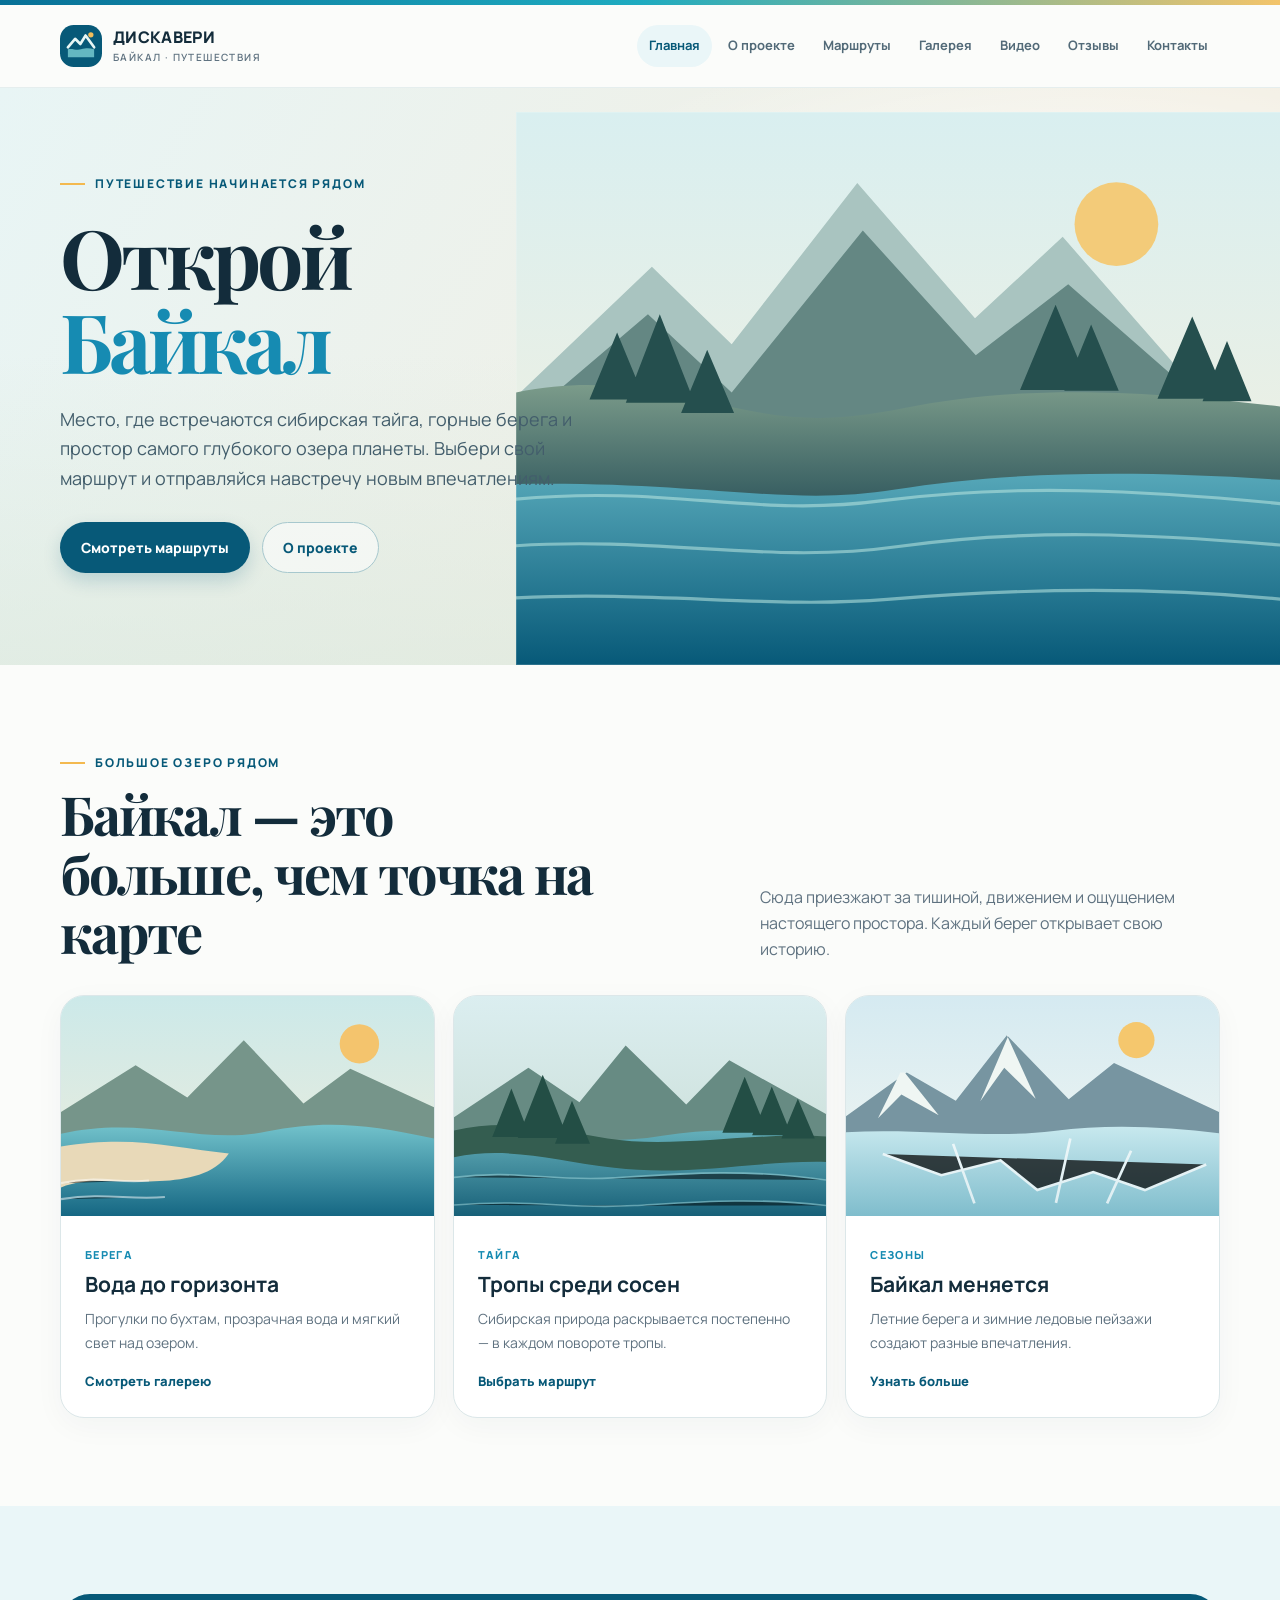
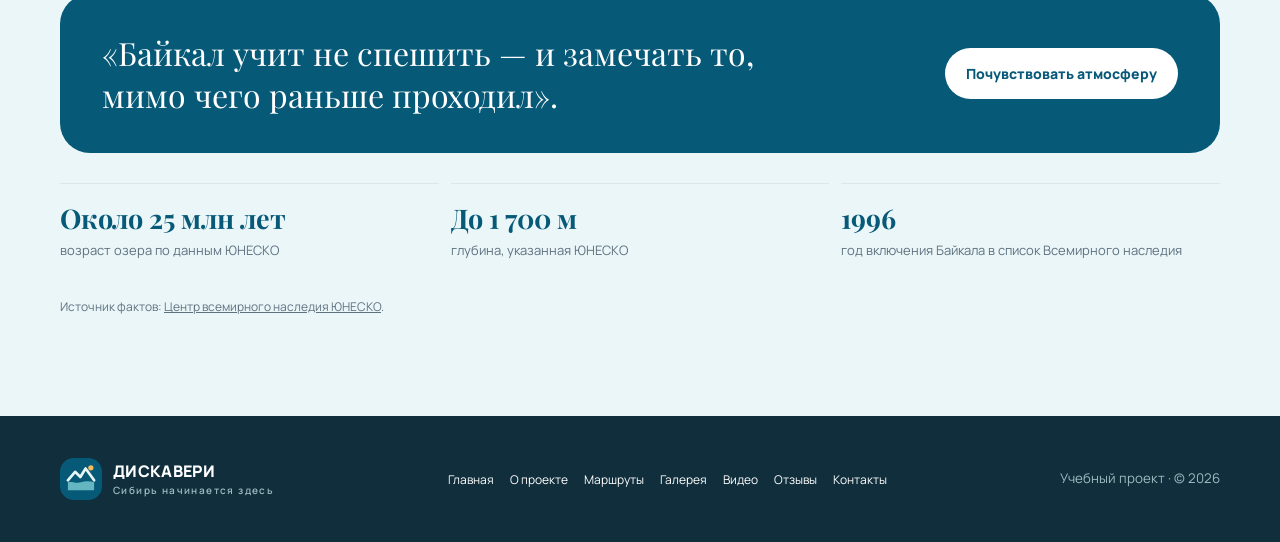
<file: index.html>
<!doctype html><html lang="ru"><head><meta charset="utf-8"><meta name="viewport" content="width=device-width,initial-scale=1"><meta name="theme-color" content="#fbfcfa"><meta name="description" content="Дискавери Байкал — учебный сайт о природе, маршрутах и путешествии к Байкалу."><title>Дискавери Байкал — путешествие к большому озеру</title><link rel="icon" href="assets/logo.svg" type="image/svg+xml"><link rel="stylesheet" href="assets/site.css"></head><body><div class="topline"></div><header><div class="shell head"><a class="brand" href="index.html"><img class="brand-mark" src="assets/logo.svg" alt=""><span>ДИСКАВЕРИ<small>БАЙКАЛ · ПУТЕШЕСТВИЯ</small></span></a><button class="menu-button" aria-expanded="false" aria-controls="main-nav">Меню</button><nav class="nav" id="main-nav" aria-label="Главная навигация"><a href="index.html" class="active" aria-current="page">Главная</a><a href="about.html">О проекте</a><a href="routes.html">Маршруты</a><a href="gallery.html">Галерея</a><a href="video.html">Видео</a><a href="reviews.html">Отзывы</a><a href="contacts.html">Контакты</a></nav></div></header><main>
<section class="hero"><div class="shell"><div class="hero-inner"><div class="eyebrow">Путешествие начинается рядом</div><h1>Открой<br><span>Байкал</span></h1><p>Место, где встречаются сибирская тайга, горные берега и простор самого глубокого озера планеты. Выбери свой маршрут и отправляйся навстречу новым впечатлениям.</p><div class="actions"><a class="button primary" href="routes.html">Смотреть маршруты</a><a class="button ghost" href="about.html">О проекте</a></div></div></div><div class="hero-art"><img src="assets/baikal-hero.svg" alt="Иллюстрация Байкала: горы, хвойные берега и синяя вода"></div></section>
<section class="section"><div class="shell"><div class="section-head"><div><div class="eyebrow">Большое озеро рядом</div><h2>Байкал — это<br>больше, чем точка на карте</h2></div><p>Сюда приезжают за тишиной, движением и ощущением настоящего простора. Каждый берег открывает свою историю.</p></div><div class="cards"><article class="card"><div class="card-art"><img src="assets/shore.svg" alt="Летний берег Байкала"></div><div class="card-body"><span class="tag">Берега</span><h3>Вода до горизонта</h3><p>Прогулки по бухтам, прозрачная вода и мягкий свет над озером.</p><a class="text-link" href="gallery.html">Смотреть галерею</a></div></article><article class="card"><div class="card-art"><img src="assets/forest.svg" alt="Тайга у Байкала"></div><div class="card-body"><span class="tag">Тайга</span><h3>Тропы среди сосен</h3><p>Сибирская природа раскрывается постепенно — в каждом повороте тропы.</p><a class="text-link" href="routes.html">Выбрать маршрут</a></div></article><article class="card"><div class="card-art"><img src="assets/ice.svg" alt="Зимний лед Байкала"></div><div class="card-body"><span class="tag">Сезоны</span><h3>Байкал меняется</h3><p>Летние берега и зимние ледовые пейзажи создают разные впечатления.</p><a class="text-link" href="about.html">Узнать больше</a></div></article></div></div></section>
<section class="section soft"><div class="shell"><div class="quote"><p>«Байкал учит не спешить — и замечать то, мимо чего раньше проходил».</p><a class="button" href="video.html">Почувствовать атмосферу</a></div><div class="stats"><div class="stat"><strong>Около 25 млн лет</strong><span>возраст озера по данным ЮНЕСКО</span></div><div class="stat"><strong>До 1 700 м</strong><span>глубина, указанная ЮНЕСКО</span></div><div class="stat"><strong>1996</strong><span>год включения Байкала в список Всемирного наследия</span></div></div><p class="credits" style="margin-top:18px">Источник фактов: <a href="https://whc.unesco.org/en/list/754/" target="_blank" rel="noopener">Центр всемирного наследия ЮНЕСКО</a>.</p></div></section>
</main><footer><div class="shell foot"><a class="brand" href="index.html"><img class="brand-mark" src="assets/logo.svg" alt=""><span>ДИСКАВЕРИ<small>Сибирь начинается здесь</small></span></a><div class="foot-nav"><a href="index.html">Главная</a><a href="about.html">О проекте</a><a href="routes.html">Маршруты</a><a href="gallery.html">Галерея</a><a href="video.html">Видео</a><a href="reviews.html">Отзывы</a><a href="contacts.html">Контакты</a></div><small>Учебный проект · © 2026</small></div></footer><script src="assets/site.js" defer></script></body></html>
</file>
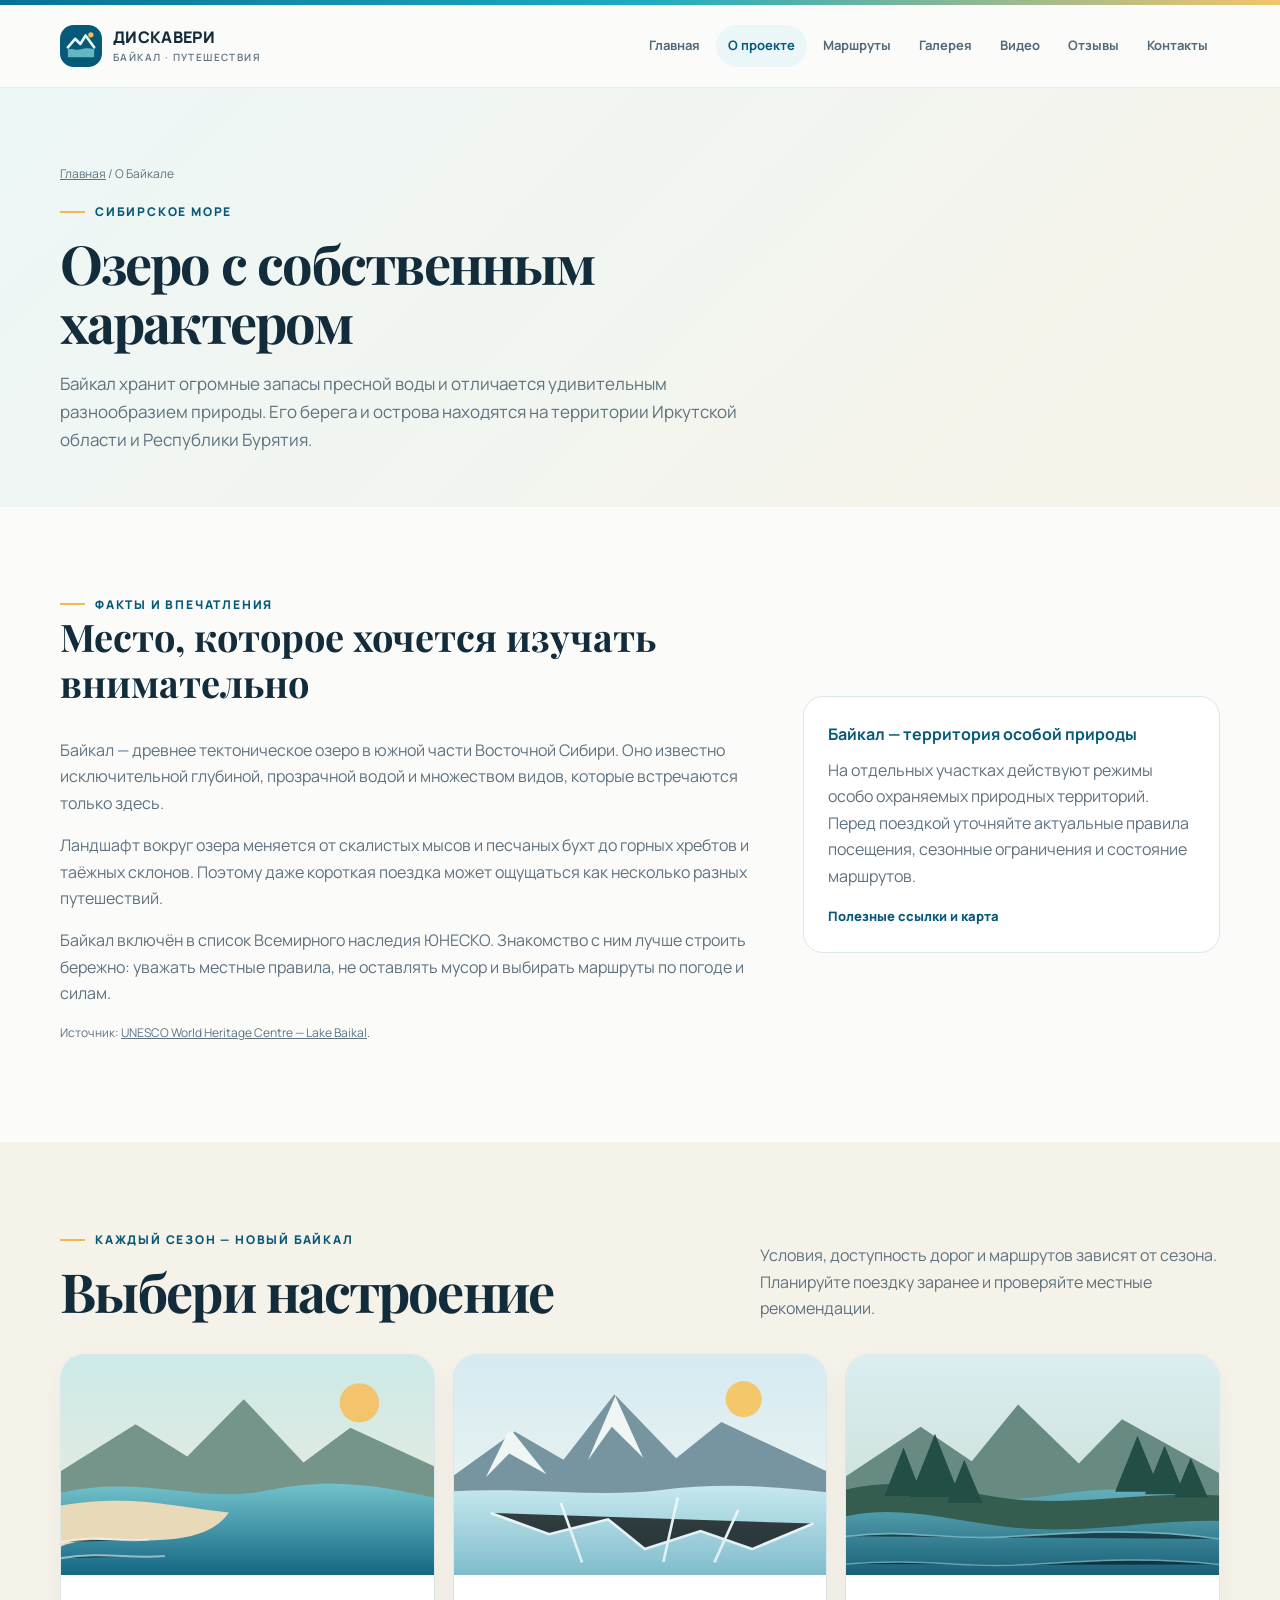
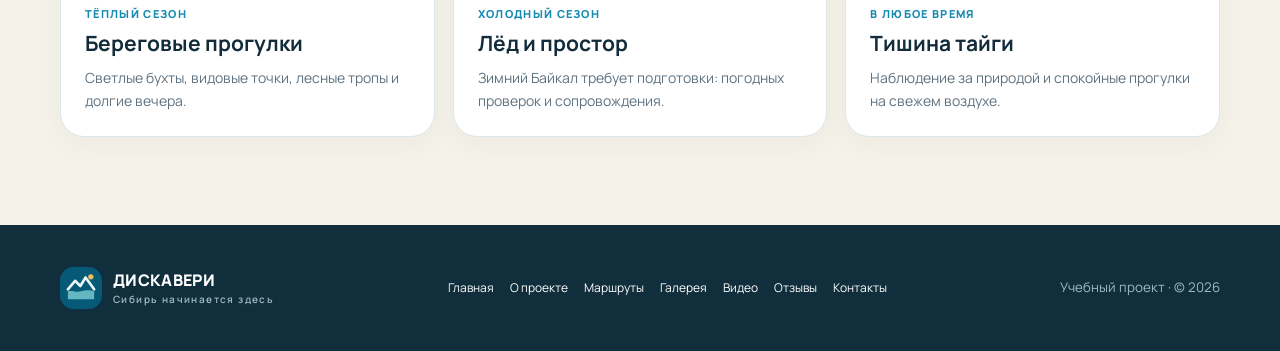
<file: about.html>
<!doctype html><html lang="ru"><head><meta charset="utf-8"><meta name="viewport" content="width=device-width,initial-scale=1"><meta name="theme-color" content="#fbfcfa"><meta name="description" content="Дискавери Байкал — учебный сайт о природе, маршрутах и путешествии к Байкалу."><title>О Байкале — Дискавери Байкал</title><link rel="icon" href="assets/logo.svg" type="image/svg+xml"><link rel="stylesheet" href="assets/site.css"></head><body><div class="topline"></div><header><div class="shell head"><a class="brand" href="index.html"><img class="brand-mark" src="assets/logo.svg" alt=""><span>ДИСКАВЕРИ<small>БАЙКАЛ · ПУТЕШЕСТВИЯ</small></span></a><button class="menu-button" aria-expanded="false" aria-controls="main-nav">Меню</button><nav class="nav" id="main-nav" aria-label="Главная навигация"><a href="index.html">Главная</a><a href="about.html" class="active" aria-current="page">О проекте</a><a href="routes.html">Маршруты</a><a href="gallery.html">Галерея</a><a href="video.html">Видео</a><a href="reviews.html">Отзывы</a><a href="contacts.html">Контакты</a></nav></div></header><main><section class="page-intro"><div class="shell"><div class="breadcrumb"><a href="index.html">Главная</a> / О Байкале</div><div class="eyebrow">Сибирское море</div><h1>Озеро с собственным характером</h1><p>Байкал хранит огромные запасы пресной воды и отличается удивительным разнообразием природы. Его берега и острова находятся на территории Иркутской области и Республики Бурятия.</p></div></section>
<section class="section"><div class="shell content-grid"><div><div class="eyebrow">Факты и впечатления</div><h2 class="serif" style="font-size:38px;line-height:1.2">Место, которое хочется изучать внимательно</h2><p>Байкал — древнее тектоническое озеро в южной части Восточной Сибири. Оно известно исключительной глубиной, прозрачной водой и множеством видов, которые встречаются только здесь.</p><p>Ландшафт вокруг озера меняется от скалистых мысов и песчаных бухт до горных хребтов и таёжных склонов. Поэтому даже короткая поездка может ощущаться как несколько разных путешествий.</p><p>Байкал включён в список Всемирного наследия ЮНЕСКО. Знакомство с ним лучше строить бережно: уважать местные правила, не оставлять мусор и выбирать маршруты по погоде и силам.</p><p class="credits">Источник: <a href="https://whc.unesco.org/en/list/754/" target="_blank" rel="noopener">UNESCO World Heritage Centre — Lake Baikal</a>.</p></div><aside class="note"><strong>Байкал — территория особой природы</strong><p style="margin:10px 0 0;color:var(--muted)">На отдельных участках действуют режимы особо охраняемых природных территорий. Перед поездкой уточняйте актуальные правила посещения, сезонные ограничения и состояние маршрутов.</p><a class="text-link" href="contacts.html">Полезные ссылки и карта</a></aside></div></section>
<section class="section sand"><div class="shell"><div class="section-head"><div><div class="eyebrow">Каждый сезон — новый Байкал</div><h2>Выбери настроение</h2></div><p>Условия, доступность дорог и маршрутов зависят от сезона. Планируйте поездку заранее и проверяйте местные рекомендации.</p></div><div class="cards"><article class="card"><div class="card-art"><img src="assets/shore.svg" alt="Летний пейзаж у Байкала"></div><div class="card-body"><span class="tag">Тёплый сезон</span><h3>Береговые прогулки</h3><p>Светлые бухты, видовые точки, лесные тропы и долгие вечера.</p></div></article><article class="card"><div class="card-art"><img src="assets/ice.svg" alt="Ледяные узоры"></div><div class="card-body"><span class="tag">Холодный сезон</span><h3>Лёд и простор</h3><p>Зимний Байкал требует подготовки: погодных проверок и сопровождения.</p></div></article><article class="card"><div class="card-art"><img src="assets/forest.svg" alt="Хвойный лес на берегу"></div><div class="card-body"><span class="tag">В любое время</span><h3>Тишина тайги</h3><p>Наблюдение за природой и спокойные прогулки на свежем воздухе.</p></div></article></div></div></section></main><footer><div class="shell foot"><a class="brand" href="index.html"><img class="brand-mark" src="assets/logo.svg" alt=""><span>ДИСКАВЕРИ<small>Сибирь начинается здесь</small></span></a><div class="foot-nav"><a href="index.html">Главная</a><a href="about.html">О проекте</a><a href="routes.html">Маршруты</a><a href="gallery.html">Галерея</a><a href="video.html">Видео</a><a href="reviews.html">Отзывы</a><a href="contacts.html">Контакты</a></div><small>Учебный проект · © 2026</small></div></footer><script src="assets/site.js" defer></script></body></html>
</file>
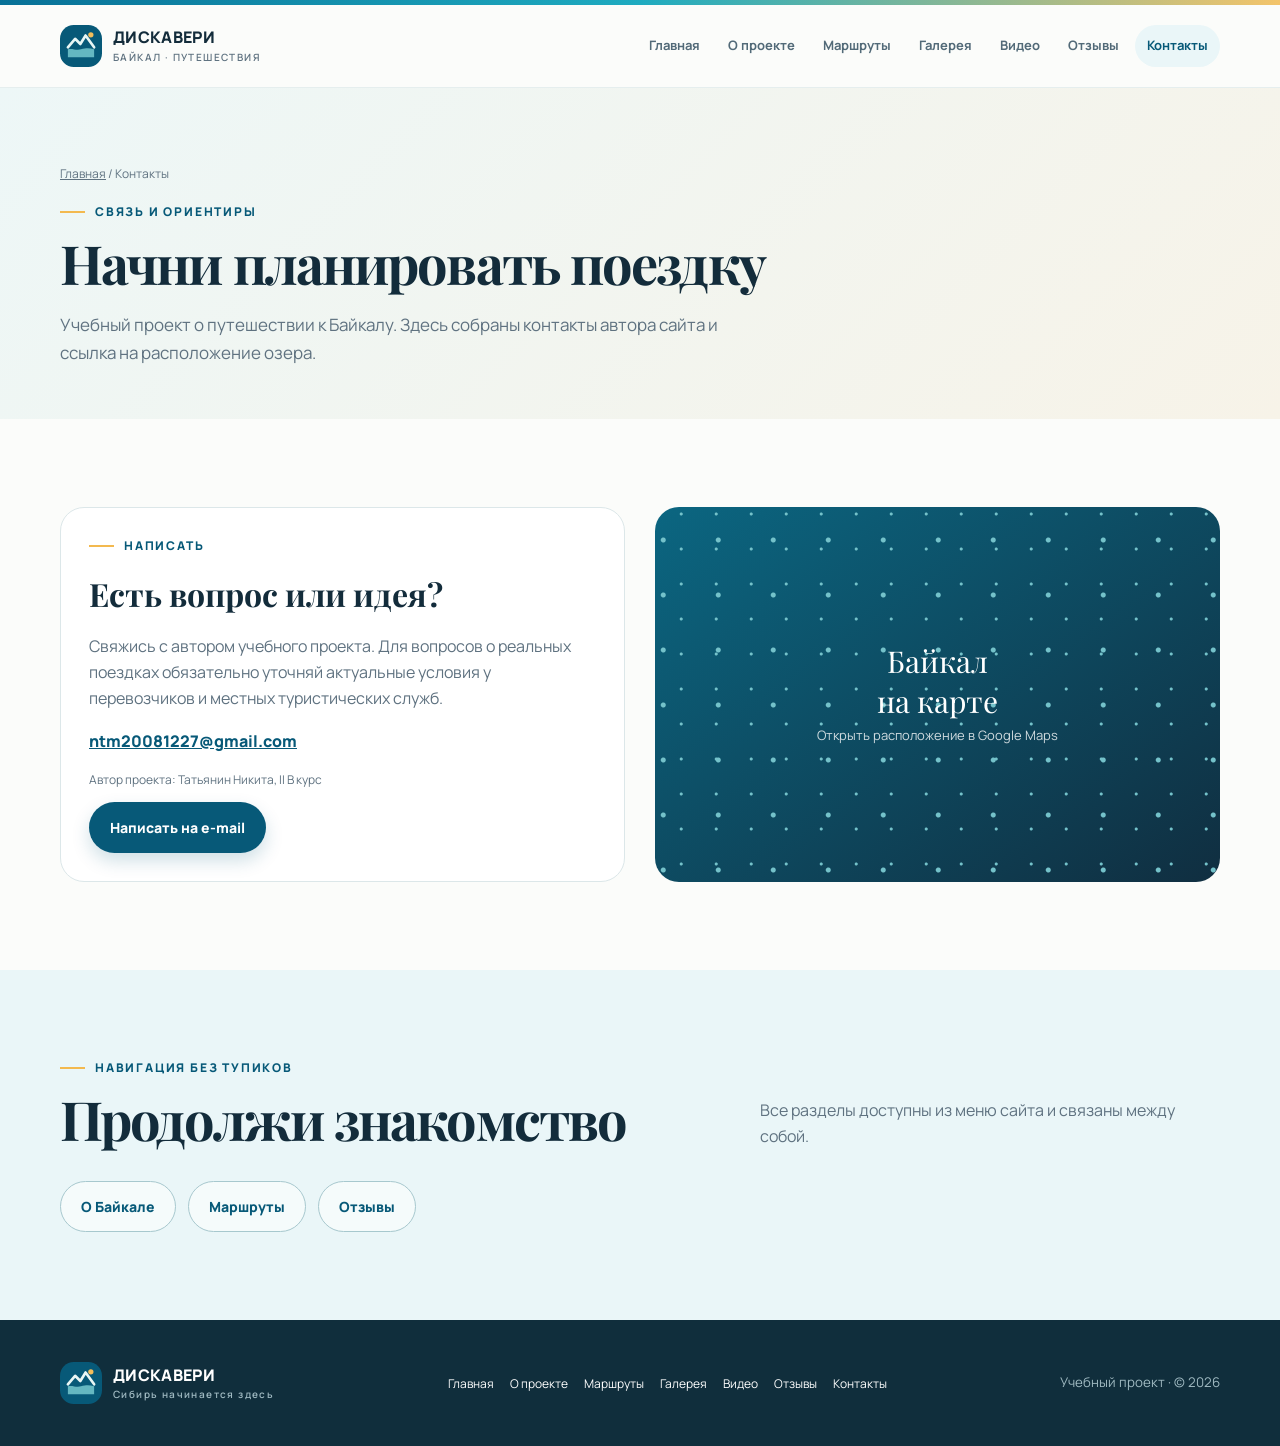
<file: contacts.html>
<!doctype html><html lang="ru"><head><meta charset="utf-8"><meta name="viewport" content="width=device-width,initial-scale=1"><meta name="theme-color" content="#fbfcfa"><meta name="description" content="Дискавери Байкал — учебный сайт о природе, маршрутах и путешествии к Байкалу."><title>Контакты и карта — Дискавери Байкал</title><link rel="icon" href="assets/logo.svg" type="image/svg+xml"><link rel="stylesheet" href="assets/site.css"></head><body><div class="topline"></div><header><div class="shell head"><a class="brand" href="index.html"><img class="brand-mark" src="assets/logo.svg" alt=""><span>ДИСКАВЕРИ<small>БАЙКАЛ · ПУТЕШЕСТВИЯ</small></span></a><button class="menu-button" aria-expanded="false" aria-controls="main-nav">Меню</button><nav class="nav" id="main-nav" aria-label="Главная навигация"><a href="index.html">Главная</a><a href="about.html">О проекте</a><a href="routes.html">Маршруты</a><a href="gallery.html">Галерея</a><a href="video.html">Видео</a><a href="reviews.html">Отзывы</a><a href="contacts.html" class="active" aria-current="page">Контакты</a></nav></div></header><main><section class="page-intro"><div class="shell"><div class="breadcrumb"><a href="index.html">Главная</a> / Контакты</div><div class="eyebrow">Связь и ориентиры</div><h1>Начни планировать поездку</h1><p>Учебный проект о путешествии к Байкалу. Здесь собраны контакты автора сайта и ссылка на расположение озера.</p></div></section><section class="section"><div class="shell contact-grid"><div class="contact-box"><div class="eyebrow">Написать</div><h2 class="serif" style="font-size:32px;margin:12px 0">Есть вопрос или идея?</h2><p>Свяжись с автором учебного проекта. Для вопросов о реальных поездках обязательно уточняй актуальные условия у перевозчиков и местных туристических служб.</p><p><a href="mailto:ntm20081227@gmail.com">ntm20081227@gmail.com</a></p><p class="credits">Автор проекта: Татьянин Никита, II В курс</p><a class="button primary" href="mailto:ntm20081227@gmail.com?subject=Дискавери%20Байкал">Написать на e-mail</a></div><a class="map-link" href="https://www.google.com/maps/search/?api=1&query=Lake+Baikal" target="_blank" rel="noopener"><div><strong>Байкал<br>на карте</strong><span>Открыть расположение в Google Maps</span></div></a></div></section><section class="section soft"><div class="shell"><div class="section-head"><div><div class="eyebrow">Навигация без тупиков</div><h2>Продолжи знакомство</h2></div><p>Все разделы доступны из меню сайта и связаны между собой.</p></div><div class="actions"><a class="button ghost" href="about.html">О Байкале</a><a class="button ghost" href="routes.html">Маршруты</a><a class="button ghost" href="reviews.html">Отзывы</a></div></div></section></main><footer><div class="shell foot"><a class="brand" href="index.html"><img class="brand-mark" src="assets/logo.svg" alt=""><span>ДИСКАВЕРИ<small>Сибирь начинается здесь</small></span></a><div class="foot-nav"><a href="index.html">Главная</a><a href="about.html">О проекте</a><a href="routes.html">Маршруты</a><a href="gallery.html">Галерея</a><a href="video.html">Видео</a><a href="reviews.html">Отзывы</a><a href="contacts.html">Контакты</a></div><small>Учебный проект · © 2026</small></div></footer><script src="assets/site.js" defer></script></body></html>
</file>
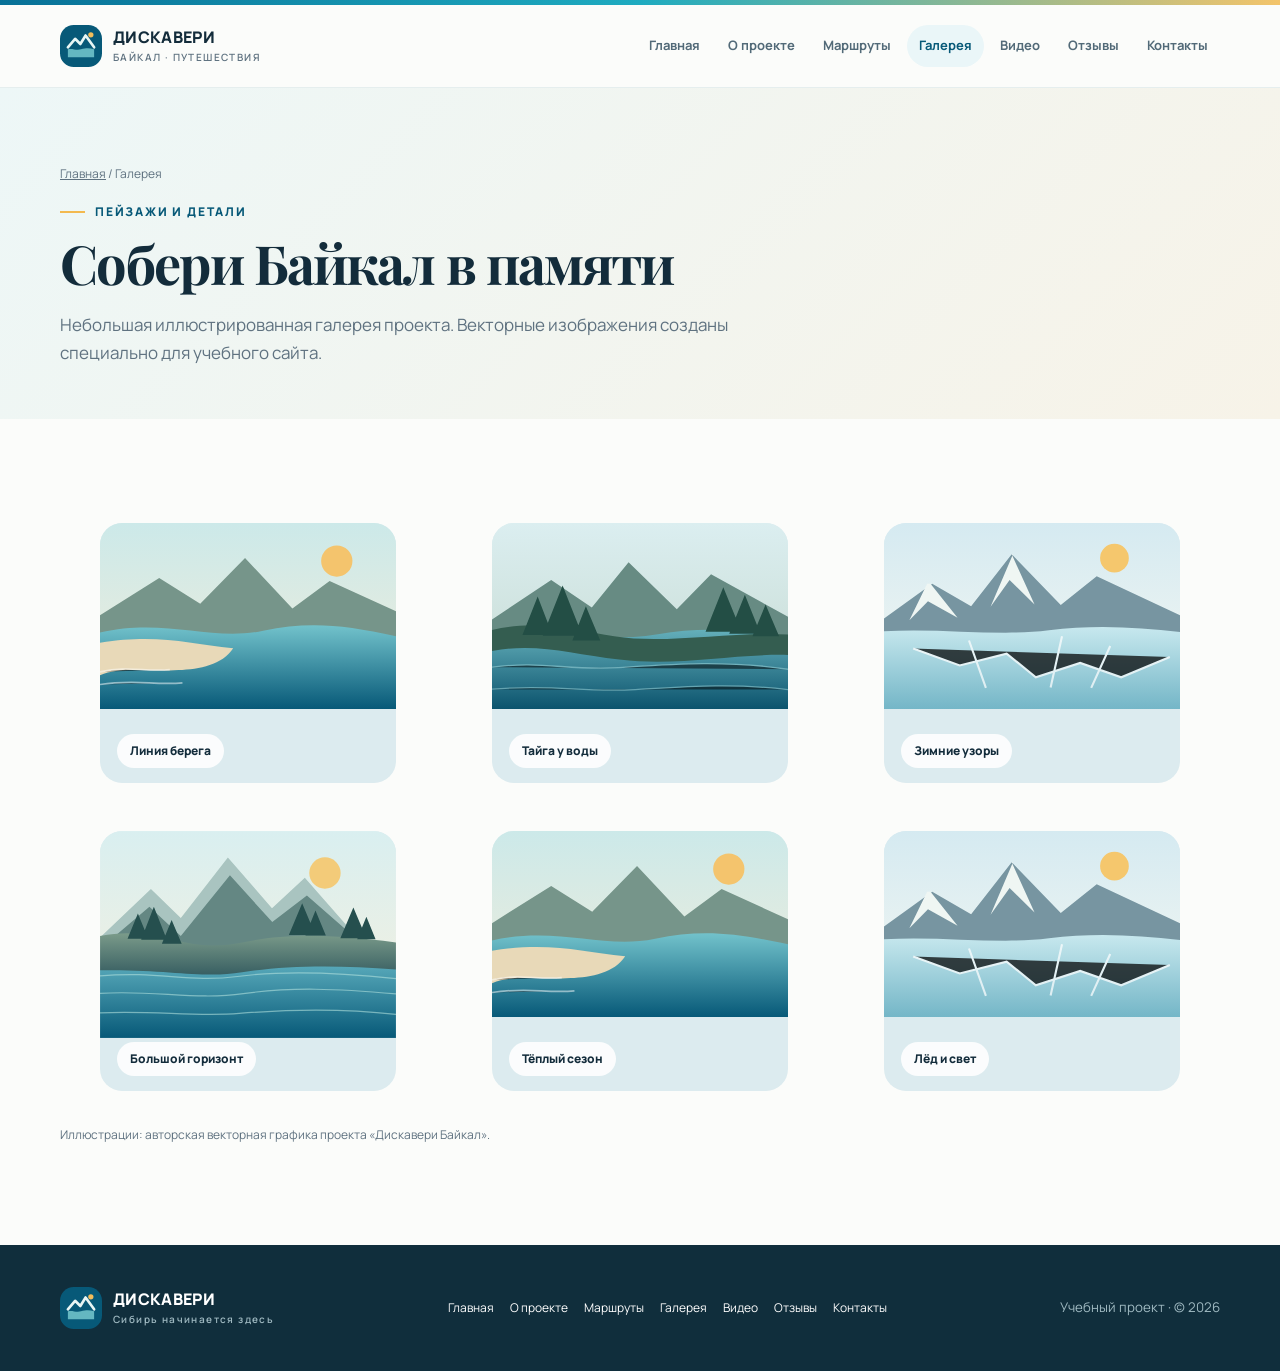
<file: gallery.html>
<!doctype html><html lang="ru"><head><meta charset="utf-8"><meta name="viewport" content="width=device-width,initial-scale=1"><meta name="theme-color" content="#fbfcfa"><meta name="description" content="Дискавери Байкал — учебный сайт о природе, маршрутах и путешествии к Байкалу."><title>Галерея Байкала — Дискавери Байкал</title><link rel="icon" href="assets/logo.svg" type="image/svg+xml"><link rel="stylesheet" href="assets/site.css"></head><body><div class="topline"></div><header><div class="shell head"><a class="brand" href="index.html"><img class="brand-mark" src="assets/logo.svg" alt=""><span>ДИСКАВЕРИ<small>БАЙКАЛ · ПУТЕШЕСТВИЯ</small></span></a><button class="menu-button" aria-expanded="false" aria-controls="main-nav">Меню</button><nav class="nav" id="main-nav" aria-label="Главная навигация"><a href="index.html">Главная</a><a href="about.html">О проекте</a><a href="routes.html">Маршруты</a><a href="gallery.html" class="active" aria-current="page">Галерея</a><a href="video.html">Видео</a><a href="reviews.html">Отзывы</a><a href="contacts.html">Контакты</a></nav></div></header><main><section class="page-intro"><div class="shell"><div class="breadcrumb"><a href="index.html">Главная</a> / Галерея</div><div class="eyebrow">Пейзажи и детали</div><h1>Собери Байкал в памяти</h1><p>Небольшая иллюстрированная галерея проекта. Векторные изображения созданы специально для учебного сайта.</p></div></section><section class="section"><div class="shell"><div class="gallery-grid"><figure class="gallery-tile"><img src="assets/shore.svg" alt="Светлая бухта и горный берег"><span>Линия берега</span></figure><figure class="gallery-tile"><img src="assets/forest.svg" alt="Хвойная тайга у воды"><span>Тайга у воды</span></figure><figure class="gallery-tile"><img src="assets/ice.svg" alt="Зимний Байкал и прозрачный лёд"><span>Зимние узоры</span></figure><figure class="gallery-tile"><img src="assets/baikal-hero.svg" alt="Сибирские горы и широкая гладь озера"><span>Большой горизонт</span></figure><figure class="gallery-tile"><img src="assets/shore.svg" alt="Летняя вода и каменистый берег"><span>Тёплый сезон</span></figure><figure class="gallery-tile"><img src="assets/ice.svg" alt="Голубые ледовые трещины"><span>Лёд и свет</span></figure></div><p class="credits" style="margin-top:18px">Иллюстрации: авторская векторная графика проекта «Дискавери Байкал».</p></div></section></main><footer><div class="shell foot"><a class="brand" href="index.html"><img class="brand-mark" src="assets/logo.svg" alt=""><span>ДИСКАВЕРИ<small>Сибирь начинается здесь</small></span></a><div class="foot-nav"><a href="index.html">Главная</a><a href="about.html">О проекте</a><a href="routes.html">Маршруты</a><a href="gallery.html">Галерея</a><a href="video.html">Видео</a><a href="reviews.html">Отзывы</a><a href="contacts.html">Контакты</a></div><small>Учебный проект · © 2026</small></div></footer><script src="assets/site.js" defer></script></body></html>
</file>
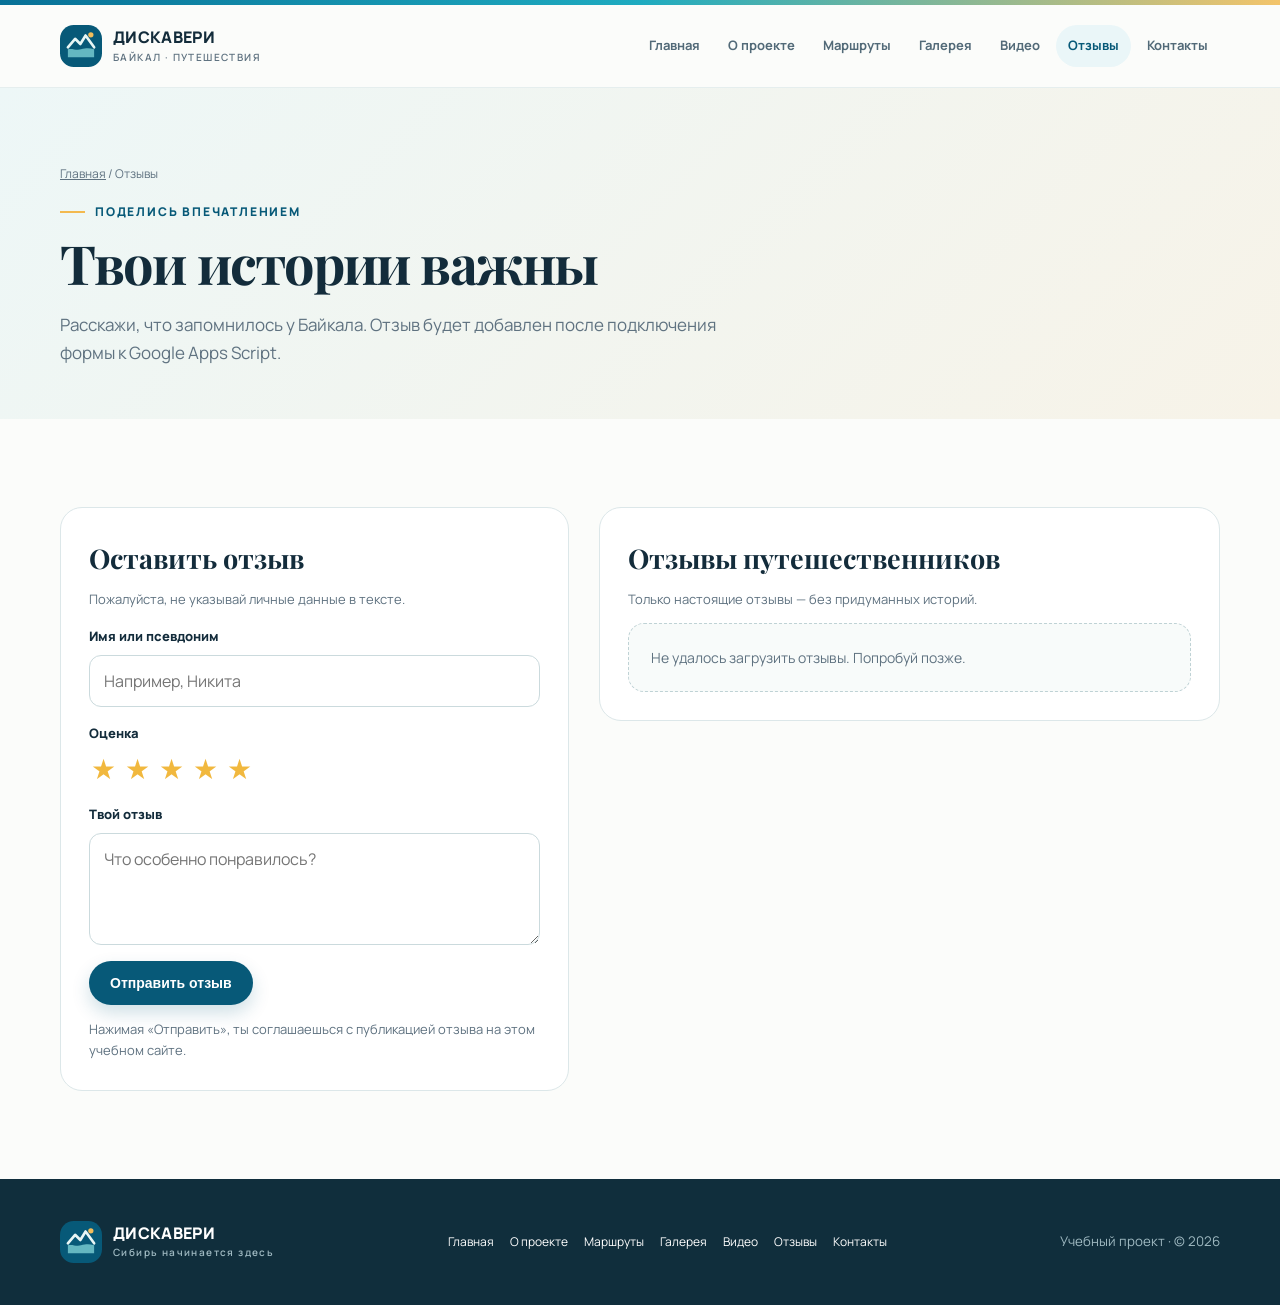
<file: reviews.html>
<!doctype html><html lang="ru"><head><meta charset="utf-8"><meta name="viewport" content="width=device-width,initial-scale=1"><meta name="theme-color" content="#fbfcfa"><meta name="description" content="Дискавери Байкал — учебный сайт о природе, маршрутах и путешествии к Байкалу."><title>Отзывы о Байкале — Дискавери Байкал</title><link rel="icon" href="assets/logo.svg" type="image/svg+xml"><link rel="stylesheet" href="assets/site.css"></head><body><div class="topline"></div><header><div class="shell head"><a class="brand" href="index.html"><img class="brand-mark" src="assets/logo.svg" alt=""><span>ДИСКАВЕРИ<small>БАЙКАЛ · ПУТЕШЕСТВИЯ</small></span></a><button class="menu-button" aria-expanded="false" aria-controls="main-nav">Меню</button><nav class="nav" id="main-nav" aria-label="Главная навигация"><a href="index.html">Главная</a><a href="about.html">О проекте</a><a href="routes.html">Маршруты</a><a href="gallery.html">Галерея</a><a href="video.html">Видео</a><a href="reviews.html" class="active" aria-current="page">Отзывы</a><a href="contacts.html">Контакты</a></nav></div></header><main><section class="page-intro"><div class="shell"><div class="breadcrumb"><a href="index.html">Главная</a> / Отзывы</div><div class="eyebrow">Поделись впечатлением</div><h1>Твои истории важны</h1><p>Расскажи, что запомнилось у Байкала. Отзыв будет добавлен после подключения формы к Google Apps Script.</p></div></section><section class="section"><div class="shell"><div class="review-layout"><form class="review-form" id="review-form" method="post" target="review-frame"><h2>Оставить отзыв</h2><p class="helper">Пожалуйста, не указывай личные данные в тексте.</p><div class="field"><label for="review-name">Имя или псевдоним</label><input id="review-name" name="name" maxlength="40" required placeholder="Например, Никита"></div><div class="field"><span class="field-label" style="font-size:13px;font-weight:800">Оценка</span><div class="stars" role="radiogroup" aria-label="Оценка от 1 до 5"><button class="star selected" type="button" data-rating="1" aria-label="1 звезда">★</button><button class="star selected" type="button" data-rating="2" aria-label="2 звезды">★</button><button class="star selected" type="button" data-rating="3" aria-label="3 звезды">★</button><button class="star selected" type="button" data-rating="4" aria-label="4 звезды">★</button><button class="star selected" type="button" data-rating="5" aria-label="5 звёзд">★</button><input type="hidden" name="rating" id="rating" value="5"></div></div><div class="field"><label for="review-text">Твой отзыв</label><textarea id="review-text" name="text" maxlength="600" required placeholder="Что особенно понравилось?"></textarea></div><input type="hidden" name="payload" id="review-payload"><button class="button primary" type="submit">Отправить отзыв</button><div id="review-success" class="success" role="status"></div><p class="helper" style="margin:14px 0 0">Нажимая «Отправить», ты соглашаешься с публикацией отзыва на этом учебном сайте.</p></form><section class="review-list"><h2>Отзывы путешественников</h2><p class="helper">Только настоящие отзывы — без придуманных историй.</p><div id="reviews-list"><div class="empty">Пока отзывов нет. Будь первым, кто поделится впечатлением.</div></div></section></div><iframe name="review-frame" title="Отправка отзыва" class="sr-only"></iframe></div></section></main><footer><div class="shell foot"><a class="brand" href="index.html"><img class="brand-mark" src="assets/logo.svg" alt=""><span>ДИСКАВЕРИ<small>Сибирь начинается здесь</small></span></a><div class="foot-nav"><a href="index.html">Главная</a><a href="about.html">О проекте</a><a href="routes.html">Маршруты</a><a href="gallery.html">Галерея</a><a href="video.html">Видео</a><a href="reviews.html">Отзывы</a><a href="contacts.html">Контакты</a></div><small>Учебный проект · © 2026</small></div></footer><script src="assets/site.js" defer></script><script src="assets/reviews.js" defer></script></body></html>
</file>
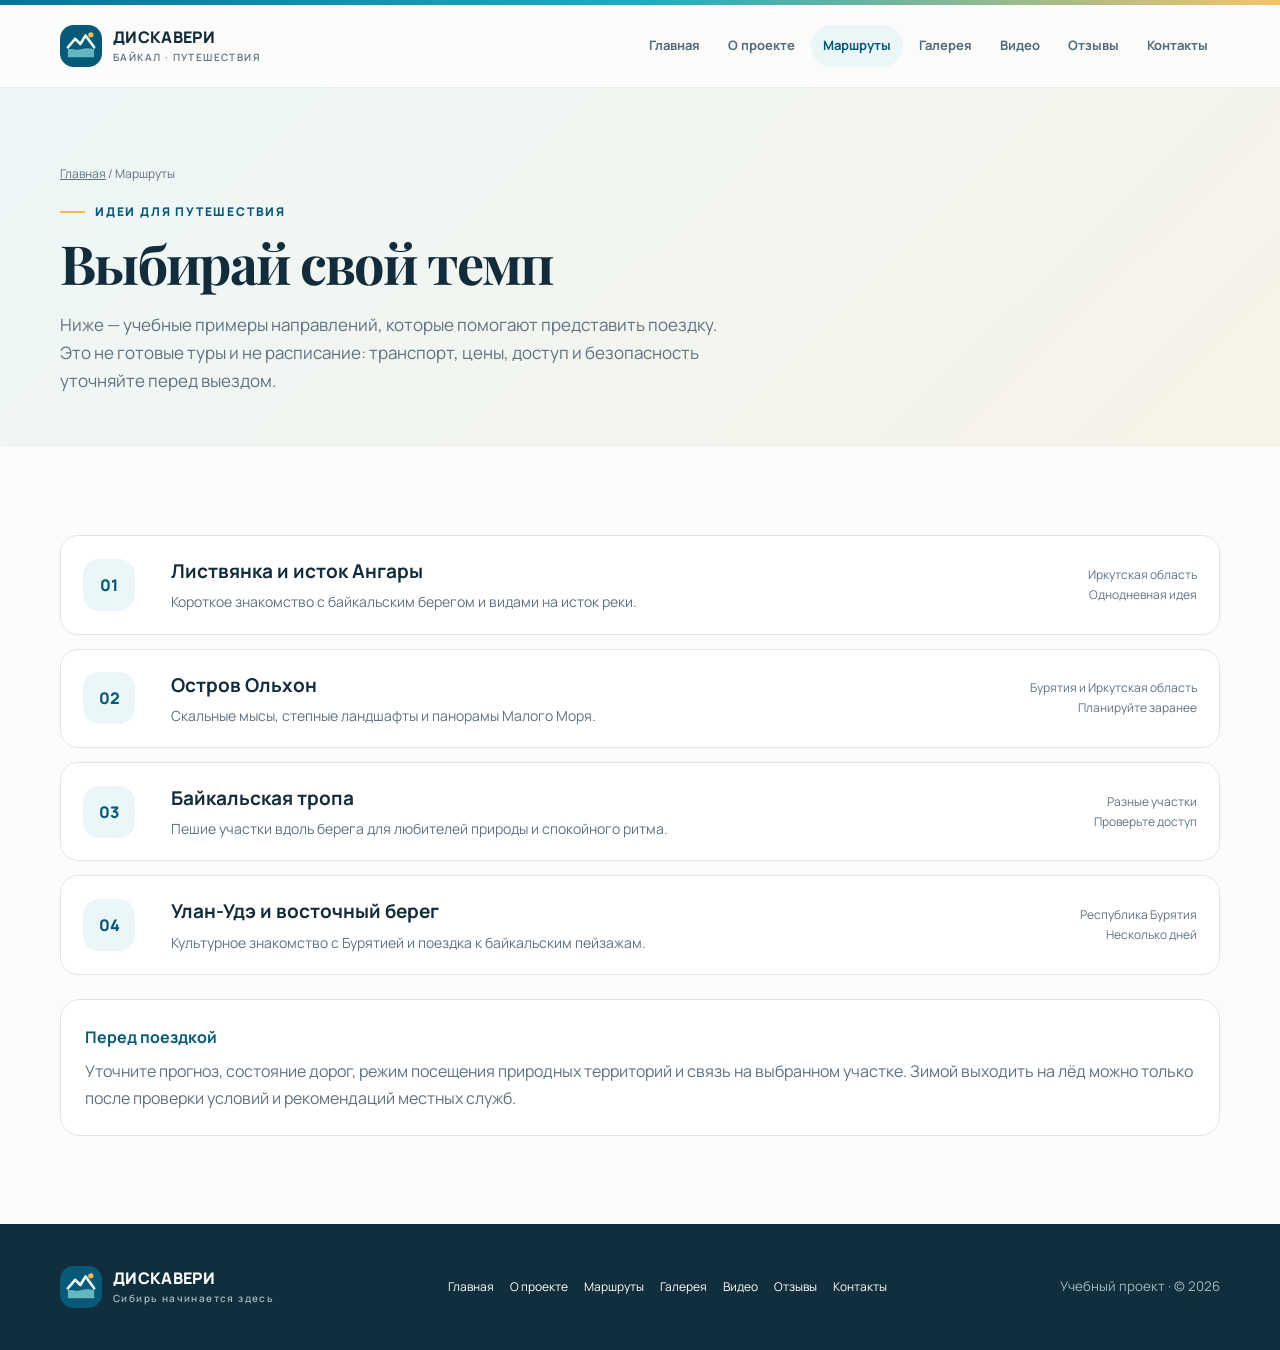
<file: routes.html>
<!doctype html><html lang="ru"><head><meta charset="utf-8"><meta name="viewport" content="width=device-width,initial-scale=1"><meta name="theme-color" content="#fbfcfa"><meta name="description" content="Дискавери Байкал — учебный сайт о природе, маршрутах и путешествии к Байкалу."><title>Маршруты Байкала — Дискавери Байкал</title><link rel="icon" href="assets/logo.svg" type="image/svg+xml"><link rel="stylesheet" href="assets/site.css"></head><body><div class="topline"></div><header><div class="shell head"><a class="brand" href="index.html"><img class="brand-mark" src="assets/logo.svg" alt=""><span>ДИСКАВЕРИ<small>БАЙКАЛ · ПУТЕШЕСТВИЯ</small></span></a><button class="menu-button" aria-expanded="false" aria-controls="main-nav">Меню</button><nav class="nav" id="main-nav" aria-label="Главная навигация"><a href="index.html">Главная</a><a href="about.html">О проекте</a><a href="routes.html" class="active" aria-current="page">Маршруты</a><a href="gallery.html">Галерея</a><a href="video.html">Видео</a><a href="reviews.html">Отзывы</a><a href="contacts.html">Контакты</a></nav></div></header><main><section class="page-intro"><div class="shell"><div class="breadcrumb"><a href="index.html">Главная</a> / Маршруты</div><div class="eyebrow">Идеи для путешествия</div><h1>Выбирай свой темп</h1><p>Ниже — учебные примеры направлений, которые помогают представить поездку. Это не готовые туры и не расписание: транспорт, цены, доступ и безопасность уточняйте перед выездом.</p></div></section>
<section class="section"><div class="shell"><div class="route-list"><article class="route"><div class="route-num">01</div><div><h3>Листвянка и исток Ангары</h3><p>Короткое знакомство с байкальским берегом и видами на исток реки.</p></div><aside>Иркутская область<br>Однодневная идея</aside></article><article class="route"><div class="route-num">02</div><div><h3>Остров Ольхон</h3><p>Скальные мысы, степные ландшафты и панорамы Малого Моря.</p></div><aside>Бурятия и Иркутская область<br>Планируйте заранее</aside></article><article class="route"><div class="route-num">03</div><div><h3>Байкальская тропа</h3><p>Пешие участки вдоль берега для любителей природы и спокойного ритма.</p></div><aside>Разные участки<br>Проверьте доступ</aside></article><article class="route"><div class="route-num">04</div><div><h3>Улан-Удэ и восточный берег</h3><p>Культурное знакомство с Бурятией и поездка к байкальским пейзажам.</p></div><aside>Республика Бурятия<br>Несколько дней</aside></article></div><div class="note" style="margin-top:24px"><strong>Перед поездкой</strong><p style="margin:8px 0 0;color:var(--muted)">Уточните прогноз, состояние дорог, режим посещения природных территорий и связь на выбранном участке. Зимой выходить на лёд можно только после проверки условий и рекомендаций местных служб.</p></div></div></section></main><footer><div class="shell foot"><a class="brand" href="index.html"><img class="brand-mark" src="assets/logo.svg" alt=""><span>ДИСКАВЕРИ<small>Сибирь начинается здесь</small></span></a><div class="foot-nav"><a href="index.html">Главная</a><a href="about.html">О проекте</a><a href="routes.html">Маршруты</a><a href="gallery.html">Галерея</a><a href="video.html">Видео</a><a href="reviews.html">Отзывы</a><a href="contacts.html">Контакты</a></div><small>Учебный проект · © 2026</small></div></footer><script src="assets/site.js" defer></script></body></html>
</file>
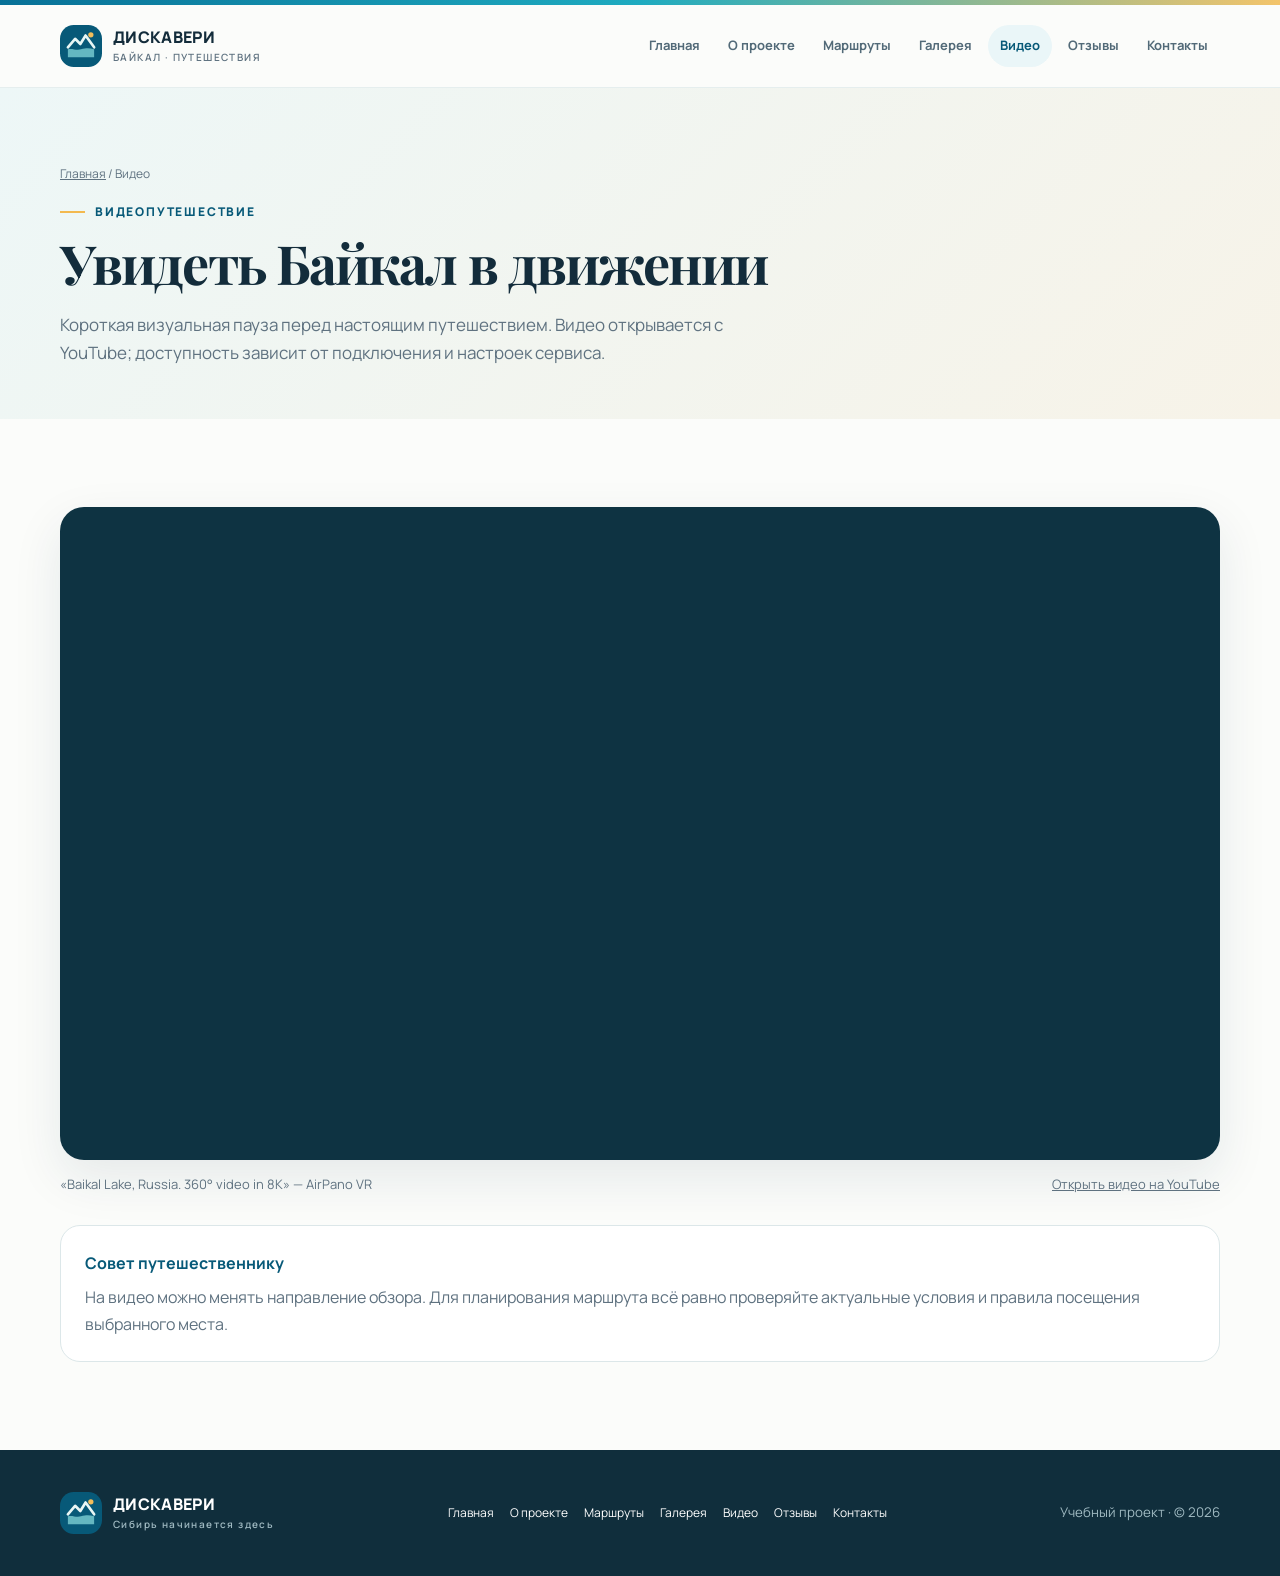
<file: video.html>
<!doctype html><html lang="ru"><head><meta charset="utf-8"><meta name="viewport" content="width=device-width,initial-scale=1"><meta name="theme-color" content="#fbfcfa"><meta name="description" content="Дискавери Байкал — учебный сайт о природе, маршрутах и путешествии к Байкалу."><title>Видео о Байкале — Дискавери Байкал</title><link rel="icon" href="assets/logo.svg" type="image/svg+xml"><link rel="stylesheet" href="assets/site.css"></head><body><div class="topline"></div><header><div class="shell head"><a class="brand" href="index.html"><img class="brand-mark" src="assets/logo.svg" alt=""><span>ДИСКАВЕРИ<small>БАЙКАЛ · ПУТЕШЕСТВИЯ</small></span></a><button class="menu-button" aria-expanded="false" aria-controls="main-nav">Меню</button><nav class="nav" id="main-nav" aria-label="Главная навигация"><a href="index.html">Главная</a><a href="about.html">О проекте</a><a href="routes.html">Маршруты</a><a href="gallery.html">Галерея</a><a href="video.html" class="active" aria-current="page">Видео</a><a href="reviews.html">Отзывы</a><a href="contacts.html">Контакты</a></nav></div></header><main><section class="page-intro"><div class="shell"><div class="breadcrumb"><a href="index.html">Главная</a> / Видео</div><div class="eyebrow">Видеопутешествие</div><h1>Увидеть Байкал в движении</h1><p>Короткая визуальная пауза перед настоящим путешествием. Видео открывается с YouTube; доступность зависит от подключения и настроек сервиса.</p></div></section><section class="section"><div class="shell"><div class="video-box"><iframe src="https://www.youtube-nocookie.com/embed/LtsTdMDA7wo" title="360-градусное видео Байкала от AirPano VR" loading="lazy" allow="accelerometer; autoplay; clipboard-write; encrypted-media; gyroscope; picture-in-picture; web-share" referrerpolicy="strict-origin-when-cross-origin" allowfullscreen></iframe></div><div class="video-caption"><span>«Baikal Lake, Russia. 360° video in 8K» — AirPano VR</span><a href="https://www.youtube.com/watch?v=LtsTdMDA7wo" target="_blank" rel="noopener">Открыть видео на YouTube</a></div><div class="note" style="margin-top:30px"><strong>Совет путешественнику</strong><p style="margin:8px 0 0;color:var(--muted)">На видео можно менять направление обзора. Для планирования маршрута всё равно проверяйте актуальные условия и правила посещения выбранного места.</p></div></div></section></main><footer><div class="shell foot"><a class="brand" href="index.html"><img class="brand-mark" src="assets/logo.svg" alt=""><span>ДИСКАВЕРИ<small>Сибирь начинается здесь</small></span></a><div class="foot-nav"><a href="index.html">Главная</a><a href="about.html">О проекте</a><a href="routes.html">Маршруты</a><a href="gallery.html">Галерея</a><a href="video.html">Видео</a><a href="reviews.html">Отзывы</a><a href="contacts.html">Контакты</a></div><small>Учебный проект · © 2026</small></div></footer><script src="assets/site.js" defer></script></body></html>
</file>
<file: assets/site.css>
@import url('https://fonts.googleapis.com/css2?family=Manrope:wght@400;500;600;700;800&family=Playfair+Display:wght@600;700&display=swap');
:root{--ink:#132c3b;--muted:#5f7280;--blue:#168bb2;--deep:#075978;--ice:#eaf6f8;--sand:#f5f2e9;--line:#dce7e9;--white:#fff;--gold:#f3b94f;--shadow:0 18px 50px #12374b18;--radius:24px}
*{box-sizing:border-box}html{scroll-behavior:smooth}body{margin:0;background:#fbfcfa;color:var(--ink);font:16px/1.65 Manrope,Arial,sans-serif}a{color:inherit}img,svg{max-width:100%}.shell{width:min(1160px,calc(100% - 40px));margin:auto}.topline{height:5px;background:linear-gradient(90deg,#087197,#1eabc0,#f3c46a)}header{position:sticky;top:0;z-index:9;background:#fbfcfaed;backdrop-filter:blur(14px);border-bottom:1px solid #dce7e9aa}.head{height:82px;display:flex;align-items:center;justify-content:space-between;gap:22px}.brand{display:flex;align-items:center;gap:11px;text-decoration:none;font-weight:800;letter-spacing:.02em;line-height:1.1}.brand-mark{width:42px;height:42px}.brand small{display:block;font-size:10px;color:var(--muted);font-weight:600;letter-spacing:.14em;margin-top:5px}.nav{display:flex;align-items:center;gap:4px}.nav a{font-size:13px;text-decoration:none;color:#526a78;padding:10px 12px;border-radius:99px;white-space:nowrap;font-weight:700}.nav a:hover,.nav a.active{background:var(--ice);color:var(--deep)}.menu-button{display:none;background:none;border:1px solid var(--line);border-radius:12px;padding:9px 12px;color:var(--ink);font:inherit;font-weight:700}.hero{position:relative;min-height:570px;overflow:hidden;background:linear-gradient(120deg,#e8f5f5,#f2eee2 75%);display:flex;align-items:center}.hero:before{content:"";position:absolute;inset:0;background:radial-gradient(ellipse at 83% 26%,#fff9 0 10%,transparent 35%),linear-gradient(0deg,#dbe8dc99,transparent 54%)}.hero-inner{position:relative;z-index:1;padding:86px 0 92px;max-width:650px}.eyebrow{color:var(--deep);font-size:12px;font-weight:800;letter-spacing:.15em;text-transform:uppercase;display:flex;align-items:center;gap:10px}.eyebrow:before{content:"";width:25px;height:2px;background:var(--gold)}h1,h2,h3,p{margin-top:0}h1,h2,.serif{font-family:"Playfair Display",Georgia,serif}h1{font-size:clamp(45px,7vw,82px);letter-spacing:-.045em;line-height:1.03;margin:20px 0 22px;max-width:760px}h1 span{color:var(--blue)}.hero p{font-size:18px;max-width:520px;color:#435e6c}.actions{display:flex;gap:12px;flex-wrap:wrap;margin-top:28px}.button{display:inline-flex;align-items:center;justify-content:center;padding:13px 20px;border-radius:99px;text-decoration:none;font-size:14px;font-weight:800;border:1px solid transparent;cursor:pointer;transition:.2s}.button.primary{background:var(--deep);color:white;box-shadow:0 8px 18px #07597830}.button.primary:hover{background:#064660;transform:translateY(-2px)}.button.ghost{border-color:#a7c8ce;color:var(--deep);background:#ffffff8c}.button.ghost:hover{background:white}.hero-art{position:absolute;right:-2%;bottom:0;width:min(63%,790px);height:100%;display:flex;align-items:end;pointer-events:none}.hero-art svg{width:100%;height:100%;object-fit:cover;object-position:center bottom}.section{padding:88px 0}.section.soft{background:var(--ice)}.section.sand{background:var(--sand)}.section-head{display:flex;align-items:end;justify-content:space-between;gap:24px;margin-bottom:32px}.section-head h2,.page-intro h1{font-size:clamp(34px,5vw,54px);line-height:1.1;margin:12px 0 0;letter-spacing:-.035em}.section-head p{max-width:460px;color:var(--muted);margin:0}.cards{display:grid;grid-template-columns:repeat(3,1fr);gap:18px}.card{background:white;border:1px solid var(--line);border-radius:var(--radius);overflow:hidden;box-shadow:0 8px 30px #15374b0a}.card-body{padding:24px}.card h3{font-size:21px;line-height:1.25;margin:5px 0 10px}.card p{color:var(--muted);font-size:14px;margin:0}.card-art{height:220px;background:linear-gradient(145deg,#ccebf0,#edf1e6);display:grid;place-items:center;overflow:hidden}.card-art svg{height:100%;width:100%}.tag{font-size:11px;text-transform:uppercase;letter-spacing:.12em;color:var(--blue);font-weight:800}.text-link{color:var(--deep);text-decoration:none;font-size:13px;font-weight:800;display:inline-flex;margin-top:17px}.text-link:hover{text-decoration:underline}.quote{background:var(--deep);color:white;border-radius:30px;padding:38px 42px;display:flex;align-items:center;justify-content:space-between;gap:25px}.quote p{font:clamp(22px,3vw,32px)/1.3 "Playfair Display",Georgia,serif;margin:0;max-width:730px}.quote .button{background:#fff;color:var(--deep);flex:none}.stats{display:grid;grid-template-columns:repeat(3,1fr);gap:12px;margin-top:30px}.stat{border-top:1px solid var(--line);padding:16px 0}.stat strong{display:block;font:700 27px "Playfair Display",Georgia,serif;color:var(--deep)}.stat span{font-size:13px;color:var(--muted)}.page-intro{padding:76px 0 52px;background:linear-gradient(135deg,#edf7f7,#f7f3e8)}.page-intro p{max-width:680px;color:var(--muted);font-size:17px;margin:18px 0 0}.breadcrumb{font-size:12px;color:var(--muted);margin-bottom:18px}.content-grid{display:grid;grid-template-columns:1.25fr .75fr;gap:48px;align-items:center}.content-grid p{color:var(--muted)}.note{background:white;border:1px solid var(--line);border-radius:20px;padding:24px}.note strong{color:var(--deep)}.route-list{display:grid;gap:14px}.route{display:grid;grid-template-columns:70px 1fr auto;align-items:center;gap:18px;background:white;border:1px solid var(--line);padding:20px 22px;border-radius:18px}.route-num{width:52px;height:52px;background:var(--ice);border-radius:16px;display:grid;place-items:center;color:var(--deep);font-weight:800}.route h3{margin:0 0 3px;font-size:19px}.route p{margin:0;color:var(--muted);font-size:14px}.route aside{font-size:12px;color:var(--muted);text-align:right}.gallery-grid{display:grid;grid-template-columns:repeat(3,1fr);gap:16px}.gallery-tile{position:relative;min-height:260px;border-radius:22px;overflow:hidden;background:#dcebef}.gallery-tile svg{position:absolute;inset:0;width:100%;height:100%}.gallery-tile span{position:absolute;bottom:15px;left:17px;background:#ffffffdf;border-radius:99px;padding:7px 13px;font-size:12px;font-weight:800}.video-box{aspect-ratio:16/9;width:100%;background:#0e3342;border-radius:24px;overflow:hidden;box-shadow:var(--shadow)}.video-box iframe{width:100%;height:100%;border:0}.video-caption{display:flex;justify-content:space-between;gap:20px;color:var(--muted);font-size:13px;margin-top:14px}.review-layout{display:grid;grid-template-columns:.9fr 1.1fr;gap:30px;align-items:start}.review-form,.review-list{background:white;border:1px solid var(--line);border-radius:22px;padding:28px}.review-form h2,.review-list h2{font-size:27px;margin-bottom:8px}.helper{color:var(--muted);font-size:13px}.field{display:grid;gap:7px;margin:16px 0}.field label{font-size:13px;font-weight:800}.field input,.field textarea,.field select{width:100%;border:1px solid #cbdadd;border-radius:12px;padding:12px 14px;font:inherit;color:var(--ink);background:white}.field textarea{min-height:112px;resize:vertical}.stars{display:flex;gap:5px}.star{border:0;background:none;padding:2px;color:#b8c6c9;font-size:28px;cursor:pointer}.star.selected{color:#f1b83e}.review-item{padding:17px 0;border-bottom:1px solid var(--line)}.review-item:last-child{border:0}.review-item strong{font-size:14px}.review-item .rating{color:#e7a920;letter-spacing:2px}.review-item p{margin:5px 0;color:var(--muted);font-size:14px}.empty{border:1px dashed #bfd2d5;background:#f8fbfa;border-radius:16px;padding:22px;color:var(--muted);font-size:14px}.map-link{display:flex;align-items:center;justify-content:center;min-height:270px;border-radius:24px;color:white;text-decoration:none;text-align:center;padding:28px;background:radial-gradient(circle at 75% 20%,#74c2ca 0 1px,transparent 2px),radial-gradient(circle at 15% 60%,#74c2ca 0 2px,transparent 3px),linear-gradient(145deg,#0b6681,#102e40);background-size:35px 35px,55px 55px,auto}.map-link strong{font:30px "Playfair Display",Georgia,serif;display:block}.map-link span{font-size:13px;opacity:.8}.contact-grid{display:grid;grid-template-columns:1fr 1fr;gap:30px}.contact-box{background:white;border:1px solid var(--line);border-radius:24px;padding:28px}.contact-box a{color:var(--deep);font-weight:800}.contact-box p{color:var(--muted)}footer{background:#102e3c;color:#dcebef;padding:42px 0}.foot{display:flex;justify-content:space-between;gap:24px;align-items:center}.foot a{color:white;text-decoration:none}.foot small{color:#9fb9c1}.foot-nav{display:flex;gap:16px;flex-wrap:wrap;font-size:12px}.mobile-only{display:none}.success{display:none;background:#e4f5eb;color:#205d3e;padding:12px 15px;border-radius:12px;font-size:13px;margin-top:14px}.success.show{display:block}.sr-only{position:absolute;clip:rect(0,0,0,0);clip-path:inset(50%);height:1px;width:1px;overflow:hidden;white-space:nowrap}.credits{font-size:12px;color:var(--muted)}
@media(max-width:940px){.nav{gap:0}.nav a{font-size:12px;padding:9px 8px}.hero-art{width:67%;right:-15%}.hero-inner{max-width:570px}.cards{grid-template-columns:repeat(2,1fr)}}
@media(max-width:720px){.shell{width:min(100% - 28px,540px)}.head{height:70px}.menu-button{display:block}.nav{display:none;position:absolute;top:69px;left:0;right:0;background:#fbfcfa;padding:12px 14px 18px;border-bottom:1px solid var(--line);box-shadow:var(--shadow);flex-wrap:wrap}.nav.open{display:flex}.nav a{width:calc(50% - 4px);padding:11px}.hero{min-height:650px;align-items:start}.hero-inner{padding:58px 0 285px}.hero h1{font-size:56px}.hero p{font-size:16px}.hero-art{width:115%;height:56%;right:-21%;bottom:-2%}.section{padding:64px 0}.section-head{display:block}.section-head p{margin-top:14px}.cards,.gallery-grid{grid-template-columns:1fr}.card-art{height:200px}.quote{display:block;padding:28px}.quote .button{margin-top:20px}.content-grid,.review-layout,.contact-grid{grid-template-columns:1fr;gap:22px}.page-intro{padding:56px 0 40px}.route{grid-template-columns:52px 1fr;gap:12px;padding:16px}.route aside{grid-column:2;text-align:left}.stats{gap:8px}.stat strong{font-size:22px}.foot{align-items:flex-start;flex-direction:column}.gallery-tile{min-height:230px}}
</file>
